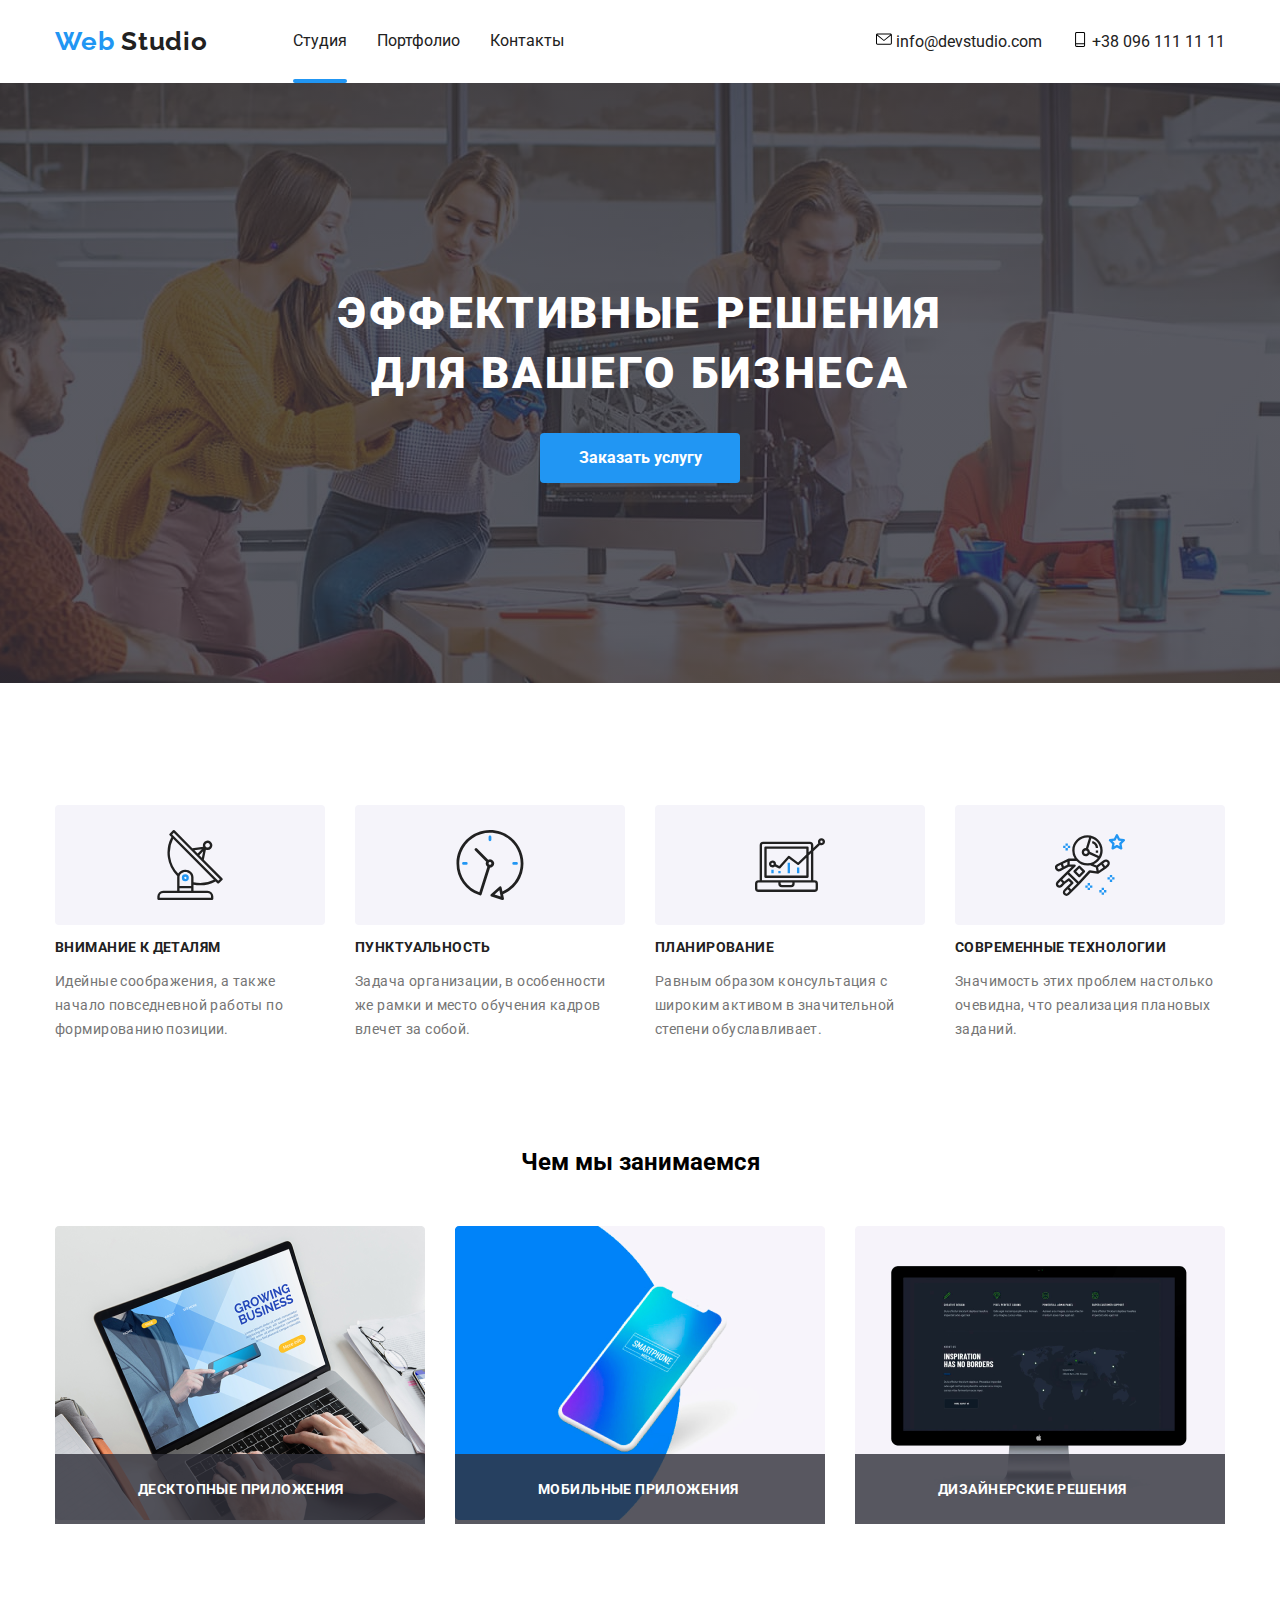
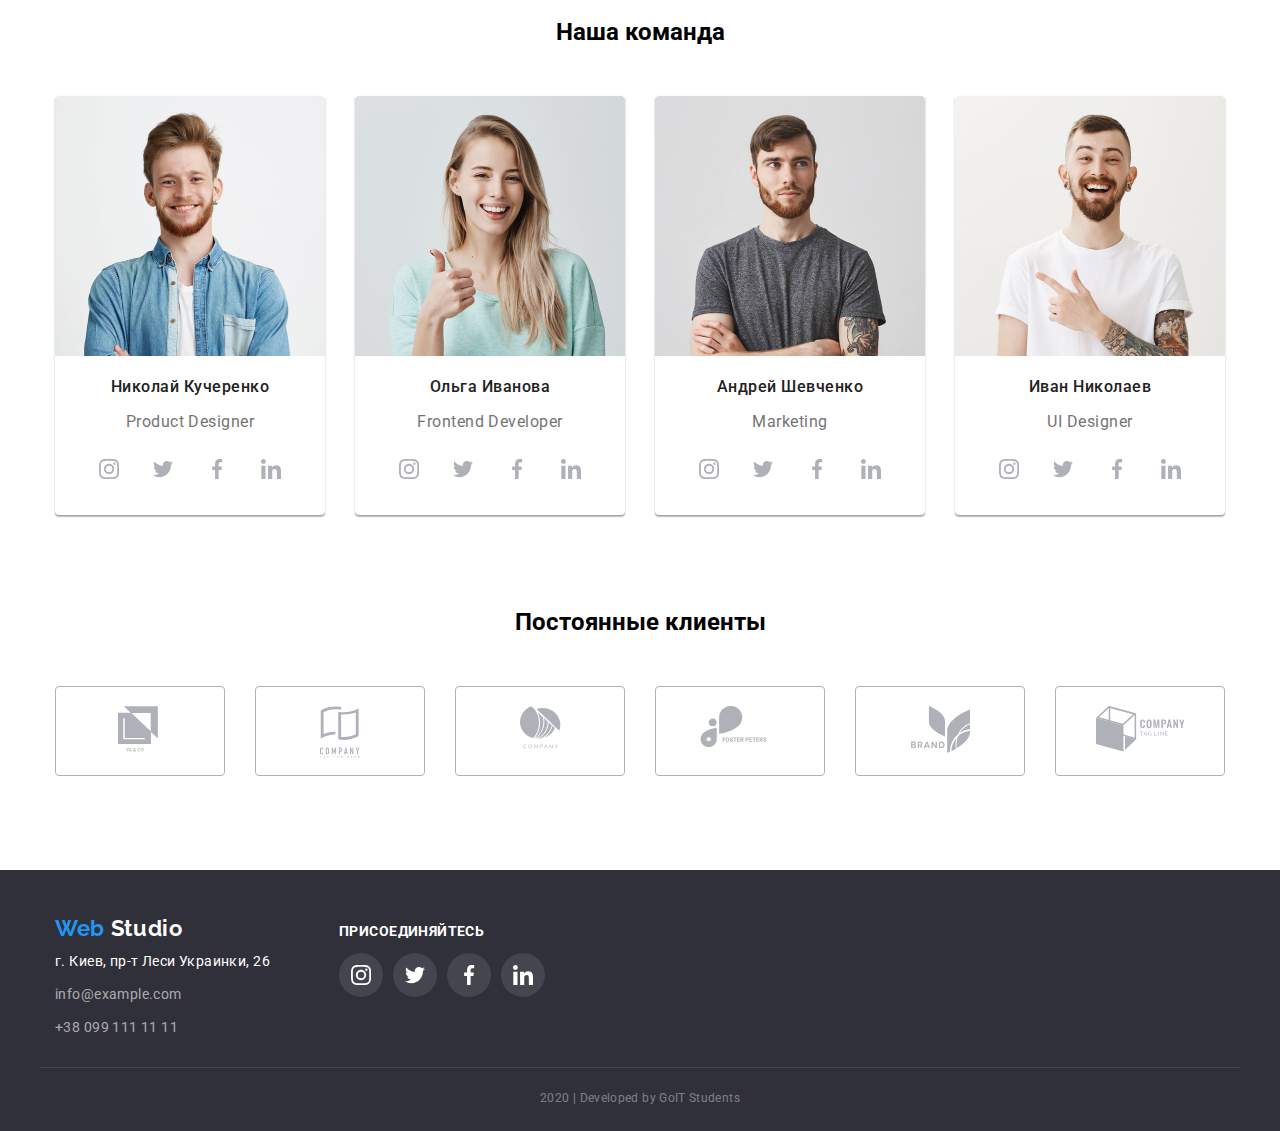
<file: index.html>
<!DOCTYPE html>
<html lang="en">
<head>
    <meta charset="UTF-8">
    <meta name="viewport" content="width=device-width, initial-scale=1.0">
    <title>web_studio.v.1</title>
    <link rel="stylesheet" href="https://cdnjs.cloudflare.com/ajax/libs/modern-normalize/0.6.0/modern-normalize.min.css">
    <link href="https://fonts.googleapis.com/css2?family=Raleway:wght@700&family=Roboto:wght@400;500;700&display=swap" rel="stylesheet">
    <link rel="stylesheet" href="./css/style.css">
</head>
<body class="page">
<!--шапка страницы-->
    <header class="content">
        <nav class="main-nav">
            <a class="logo" href="index.html">
            <p><span class="logo-color">Web</span> Studio</p>
            </a>

            <ul class="site-nav list">
                <li class="item active"> <a class="link" href="./index.html">Студия</a> </li>
                <li class="item"> <a class="link" href="./portfolio.html">Портфолио</a> </li>
                <li class="item"> <a class="link" href="">Контакты</a> </li>
            </ul>
            
            <address class="address-list">
                
                <ul class="list address-list">
                    <li class="item">
                        <a class="contacts link" href="mailto:info@devstudio.com">
                            <svg class="mail-icon"><use href="./img/symbol-defs2.svg#icon-mail"></use></svg>
                            info@devstudio.com</a>
                    </li>
                    <li class="item">
                        <a class="contacts link" href="tel:+380961111111">
                            <svg class="mail-icon"><use href="./img/symbol-defs2.svg#icon-phone"></use></svg>
                            +38 096 111 11 11</a>
                    </li>
                </ul>
            
            </address>
        
        
        </nav>  
    </header>
    <main>
        
            <!--герой-->
    <div class="hero-bgc">
        <section class="hero content">
            <h1 class="hero-title">Эффективные решения для вашего бизнеса</h1>
            <a class="button-link link" href="">Заказать услугу</a>
        </section>
    </div>    

            <!--Преимущества-->
            
        <section class="section-margin content">
            <h2 class="killer-margin">Наши преимущества</h2> <!--делаем не видимым в css, обозначает блок информации-->
            <ul class="advantages list">
                <li class="advantages-item"> 
                    <div class="pict_position">
                        <svg class="advantages-icon"><use href="./img/symbol-defs2.svg#icon-antena"></use></svg>
                    </div>
                    <h3 class="section-title">Внимание к деталям</h3> 
                    <p class="section-item">Идейные соображения, а также начало повседневной работы по формированию позиции.</p>   
                </li>

                <li class="advantages-item">
                    <div class="pict_position">
                        <svg class="advantages-icon"><use href="./img/symbol-defs2.svg#icon-clock"></use></svg>
                    </div>
                    <h3 class="section-title">Пунктуальность</h3>
                    <p class="section-item">Задача организации, в особенности же рамки и место обучения кадров влечет за собой.</p> 
                </li>

                <li class="advantages-item">
                    <div class="pict_position">
                        <svg class="advantages-icon"><use href="./img/symbol-defs2.svg#icon-diagram"></use></svg>
                    </div>
                    <h3 class="section-title">Планирование</h3> 
                    <p class="section-item">Равным образом консультация с широким активом в значительной степени обуславливает.</p>
                </li>

                <li class="advantages-item">
                    <div class="pict_position">
                        <svg class="advantages-icon"><use href="./img/symbol-defs2.svg#icon-astronaut"></use></svg>
                    </div>
                    <h3 class="section-title">Современные технологии</h3>
                    <p class="section-item">Значимость этих проблем настолько очевидна, что реализация плановых заданий.</p>  
                </li>
            </ul>
        </section>
         

            <!--Чем занимаемся-->
        <section class="section-margin content">
            <h2 class="h2-title">Чем мы занимаемся </h2>
            <ul class="work list">
                <li class="work-item">
                    <a class="work-img" href=""> <img src="./img/img1.png" alt="laptop">
                    <h3 class="work-title">Десктопные приложения</h3></a>
                </li>
                <li class="work-item"> 
                    <a class="work-img" href=""> <img src="./img/box.png" alt="smartphone"> 
                    <h3 class="work-title">Мобильные приложения</h3></li></a>
                <li class="work-item"> 
                    <a class="work-img" href=""> <img src="./img/img.png" alt="monitor"> 
                    <h3 class="work-title">Дизайнерские решения</h3></li></a>
            </ul>
        </section>
            

            <!--Наша команда-->
        <section class="content section-margin">
            <h2 class="h2-title">Наша команда</h2>
            <ul class="team list">
                <li class="team-item"> 
                    <img src="./img/img(0).png" alt="John Smith">
                    <h3 class="name">Николай Кучеренко</h3>
                    <p class="function">Product Designer</p> 
                    <!-- список пока не стилизуем, чтобы его было видно визуально -->
                        <ul class="social list">  
                            <li class="social-item"><a class="social-link" href="" aria-label="instagram">
                                <svg class="social-icon">
                                <use href="./img/symbol-defs2.svg#icon-instagram"></use>
                                </svg></a>
                            </li>
                            <li class="social-item"><a class="social-link" href="" aria-label="twitter">
                                <svg class="social-icon">
                                <use href="./img/symbol-defs2.svg#icon-twitter"></use>
                                </svg></a>
                            </li>
                            <li class="social-item"><a class="social-link" href="" aria-label="facebook">
                                <svg class="social-icon">
                                <use href="./img/symbol-defs2.svg#icon-facebook"></use>
                                </svg></a>
                            </li>
                            <li class="social-item"><a class="social-link" href="" aria-label="in">
                                <svg class="social-icon">
                                <use href="./img/symbol-defs2.svg#icon-linkedin"></use>
                                </svg></a>
                            </li>
                        </ul>
                        
                </li>
                
                
                <li class="team-item"> 
                    <img src="./img/img(1).png" alt="Marta Stewart">
                    <h3 class="name">Ольга Иванова</h3>
                    <p class="function">Frontend Developer</p> 
                    <!-- список пока не стилизуем, чтобы его было видно визуально -->
                    <ul class="social list">  
                        <li class="social-item"><a class="social-link" href="" aria-label="instagram">
                            <svg class="social-icon">
                            <use href="./img/symbol-defs2.svg#icon-instagram"></use>
                            </svg></a>
                        </li>
                        <li class="social-item"><a class="social-link" href="" aria-label="twitter">
                            <svg class="social-icon">
                            <use href="./img/symbol-defs2.svg#icon-twitter"></use>
                            </svg></a>
                        </li>
                        <li class="social-item"><a class="social-link" href="" aria-label="facebook">
                            <svg class="social-icon">
                            <use href="./img/symbol-defs2.svg#icon-facebook"></use>
                            </svg></a>
                        </li>
                        <li class="social-item"><a class="social-link" href="" aria-label="in">
                            <svg class="social-icon">
                            <use href="./img/symbol-defs2.svg#icon-linkedin"></use>
                            </svg></a>
                        </li>
                    </ul>
                </li>

                <li class="team-item"> 
                    <img src="./img/img(2).png" alt="Robert Jakis">
                    <h3 class="name">Андрей Шевченко</h3>
                    <p class="function">Marketing</p> 
                    <!-- список пока не стилизуем, чтобы его было видно визуально -->
                    <ul class="social list">  
                        <li class="social-item"><a class="social-link" href="" aria-label="instagram">
                            <svg class="social-icon">
                            <use href="./img/symbol-defs2.svg#icon-instagram"></use>
                            </svg></a>
                        </li>
                        <li class="social-item"><a class="social-link" href="" aria-label="twitter">
                            <svg class="social-icon">
                            <use href="./img/symbol-defs2.svg#icon-twitter"></use>
                            </svg></a>
                        </li>
                        <li class="social-item"><a class="social-link" href="" aria-label="facebook">
                            <svg class="social-icon">
                            <use href="./img/symbol-defs2.svg#icon-facebook"></use>
                            </svg></a>
                        </li>
                        <li class="social-item"><a class="social-link" href="" aria-label="in">
                            <svg class="social-icon">
                            <use href="./img/symbol-defs2.svg#icon-linkedin"></use>
                            </svg></a>
                        </li>
                    </ul>
                </li>

                <li class="team-item"> 
                    <img src="./img/img(3).png" alt="Martin Doe">
                    <h3 class="name">Иван Николаев</h3>
                    <p class="function">UI Designer</p> 
                    <!-- список пока не стилизуем, чтобы его было видно визуально -->
                    <ul class="social list">  
                        <li class="social-item"><a class="social-link" href="" aria-label="instagram">
                            <svg class="social-icon">
                            <use href="./img/symbol-defs2.svg#icon-instagram"></use>
                            </svg></a>
                        </li>
                        <li class="social-item"><a class="social-link" href="" aria-label="twitter">
                            <svg class="social-icon">
                            <use href="./img/symbol-defs2.svg#icon-twitter"></use>
                            </svg></a>
                        </li>
                        <li class="social-item"><a class="social-link" href="" aria-label="facebook">
                            <svg class="social-icon">
                            <use href="./img/symbol-defs2.svg#icon-facebook"></use>
                            </svg></a>
                        </li>
                        <li class="social-item"><a class="social-link" href="" aria-label="in">
                            <svg class="social-icon">
                            <use href="./img/symbol-defs2.svg#icon-linkedin"></use>
                            </svg></a>
                        </li>
                    </ul>
                </li>
            </ul>
        </section>
            
            <!--Постоянные клиенты-->
        <section class="content section-margin">
            <h2 class="h2-title">Постоянные клиенты</h2>
            <ul class="clients list">
                <li class="clients-item"><a class="clients-link" href=""><svg class="clients-icon1"><use href="./img/symbol-defs2.svg#icon-logo-1"></use></svg></a></li>
                <li class="clients-item"><a class="clients-link" href=""><svg class="clients-icon2"><use href="./img/symbol-defs2.svg#icon-logo-2"></use></svg></a></li>
                <li class="clients-item"><a class="clients-link" href=""><svg class="clients-icon3"><use href="./img/symbol-defs2.svg#icon-logo-3"></use></svg></a></li>
                <li class="clients-item"><a class="clients-link" href=""><svg class="clients-icon4"><use href="./img/symbol-defs2.svg#icon-logo-4"></use></svg></a></li>
                <li class="clients-item"><a class="clients-link" href=""><svg class="clients-icon5"><use href="./img/symbol-defs2.svg#icon-logo-5"></use></svg></a></li>
                <li class="clients-item"><a class="clients-link" href=""><svg class="clients-icon6"><use href="./img/symbol-defs2.svg#icon-logo-6"></use></svg></a></li>
            </ul>
        </section>
            
        
    </main>

        <!--Подвал-->
    <footer class="section-margin footer">
        <div class="content footer-contacts">
            <div class="column-one">
                <a class="footer-logo" href="index.html">
                    <p class="logo-margin"><span class="logo-color">Web</span> Studio</p>
                </a>
                <address class="footer-address tel-mail">
                    <p class="footer-address-item">г. Киев, пр-т Леси Украинки, 26</p>
                    <a class="link tel-mail-link" href="mailto:info@example.com" >info@example.com</a>
                    <a class="link tel-mail-link" href="tel:+380991111111">+38 099 111 11 11</a>
                </address>
            
            </div>
            <div class="column-two"> 
                <p class="connecting">присоединяйтесь</p>
                <ul class="social list">  
                    <li class="social-item"><a class="social-link" href="" aria-label="instagram">
                        <svg class="social-icon">
                        <use href="./img/symbol-defs2.svg#icon-instagram"></use>
                        </svg></a>
                    </li>
                    <li class="social-item"><a class="social-link" href="" aria-label="twitter">
                        <svg class="social-icon">
                        <use href="./img/symbol-defs2.svg#icon-twitter"></use>
                        </svg></a>
                    </li>
                    <li class="social-item"><a class="social-link" href="" aria-label="facebook">
                        <svg class="social-icon">
                        <use href="./img/symbol-defs2.svg#icon-facebook"></use>
                        </svg></a>
                    </li>
                    <li class="social-item"><a class="social-link" href="" aria-label="in">
                        <svg class="social-icon">
                        <use href="./img/symbol-defs2.svg#icon-linkedin"></use>
                        </svg></a>
                    </li>
                </ul>
            </div>       
        </div>       
              <div class="content dev_border"><p class="developed">2020 | Developed by GoIT Students </p></div>
      
    </footer>
</body>
</html>
</file>
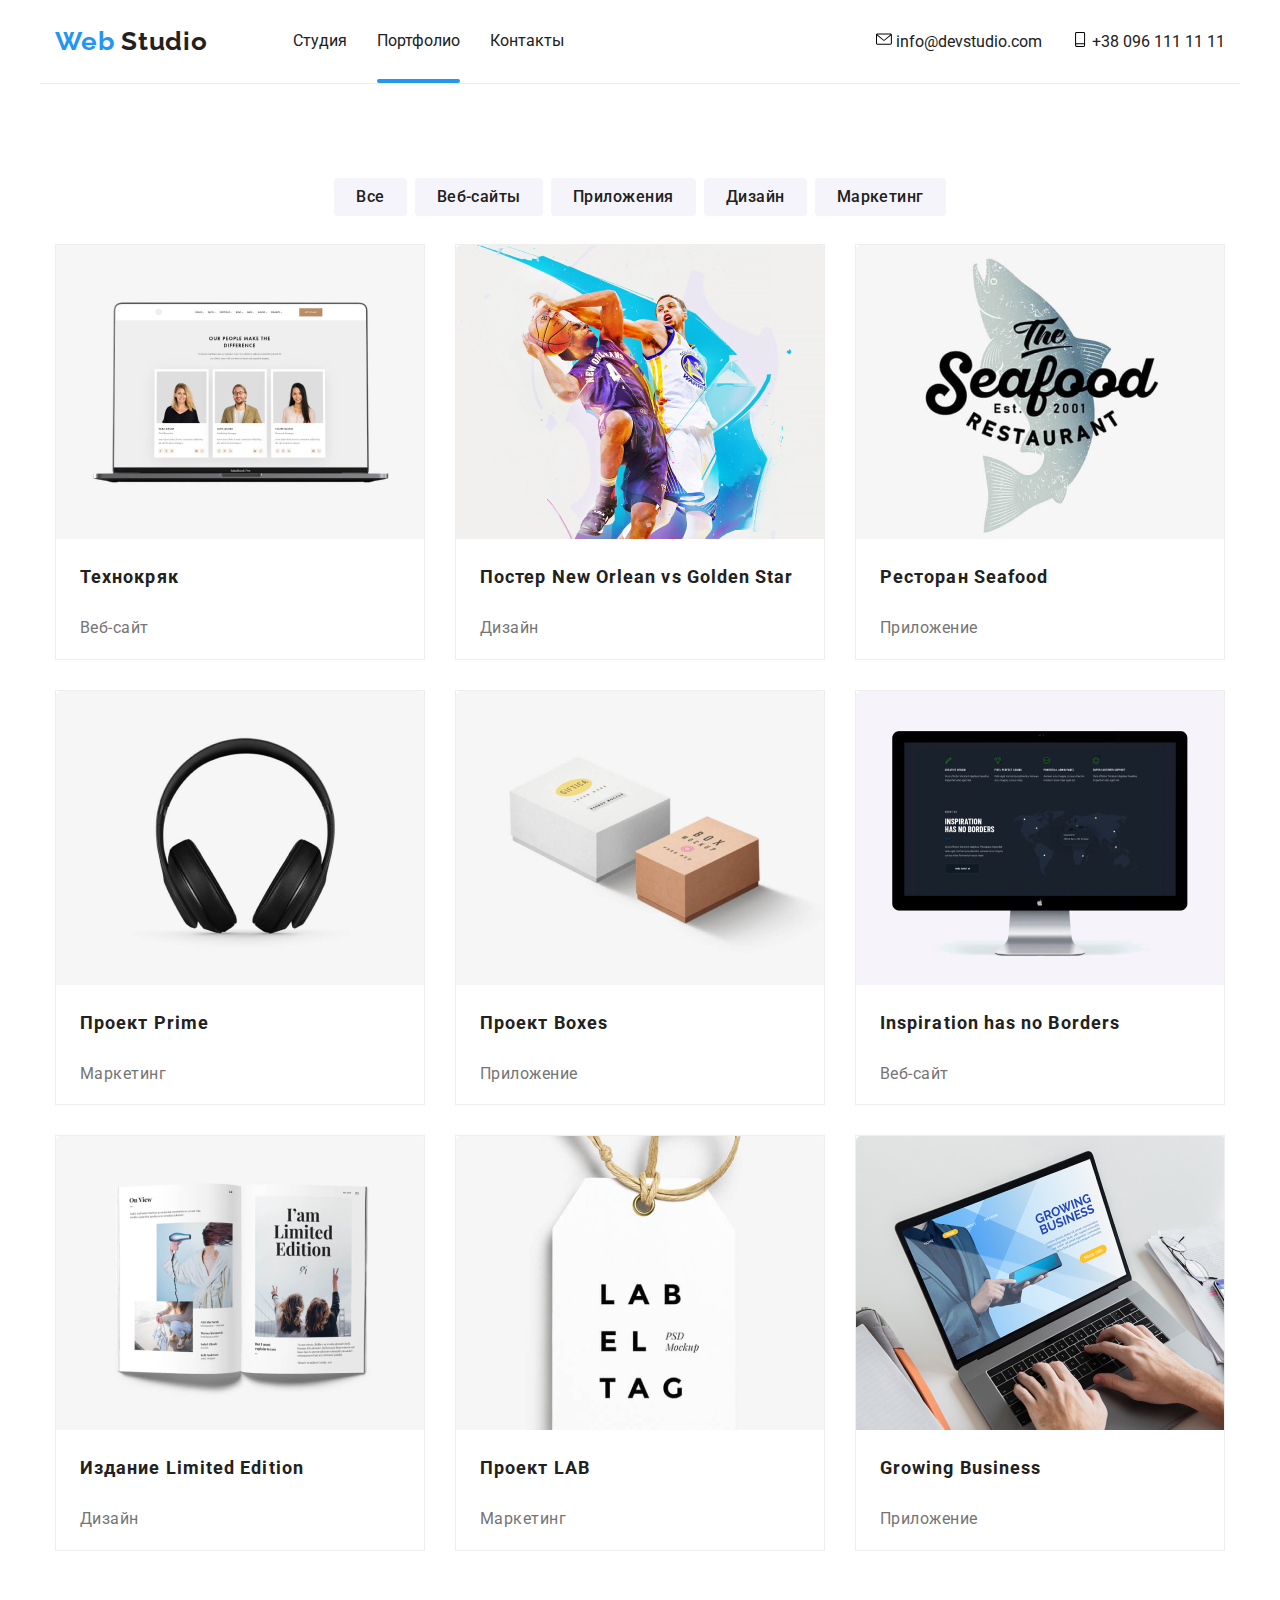
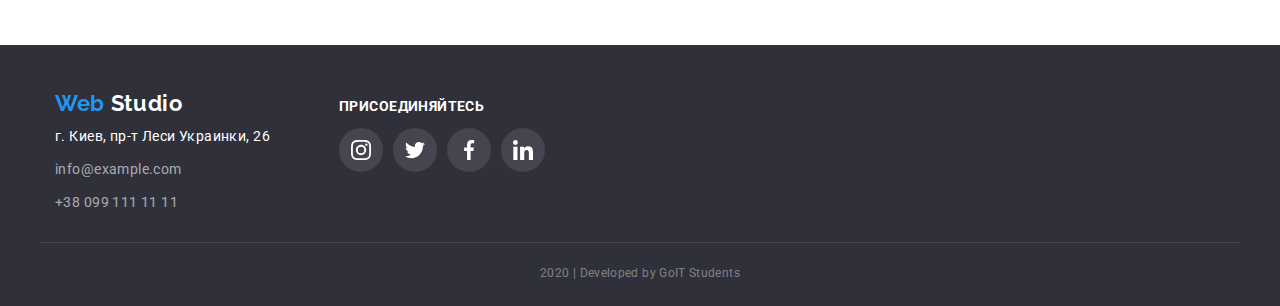
<file: portfolio.html>
<!DOCTYPE html>
<html lang="en">
<head>
    <meta charset="UTF-8">
    <meta name="viewport" content="width=device-width, initial-scale=1.0">
    <title>web_studio.v.2</title>
    <link rel="stylesheet" href="https://cdnjs.cloudflare.com/ajax/libs/modern-normalize/0.6.0/modern-normalize.min.css">
    <link href="https://fonts.googleapis.com/css2?family=Raleway:wght@700&family=Roboto:wght@400;500;700&display=swap" rel="stylesheet">
    <link rel="stylesheet" href="./css/style.css">
</head>
<body class="page">

    <h1 class="killer-margin dn">portfolio</h1> <!--сделать невидимым, заголовок страницы-->
    <header class=" border content">
        <nav class="main-nav">
            <a class="logo" href="index.html">
                <p><span class="logo-color">Web</span> Studio</p>
            </a>

            <ul class="site-nav list">
                <li class="item"> <a class="link" href="./index.html">Студия</a> </li>
                <li class="item active"> <a class="link" href="./portfolio.html">Портфолио</a> </li>
                <li class="item"> <a class="link" href="">Контакты</a> </li>
            </ul>
            <address class="address-list">
                <ul class="list address-list">
                    <li class="item">
                        <a class="contacts link" href="mailto:info@devstudio.com">
                            <svg class="mail-icon"><use href="./img/symbol-defs2.svg#icon-mail"></use></svg>
                            info@devstudio.com</a>
                    </li>
                    <li class="item">
                        <a class="contacts link" href="tel:+380961111111">
                            <svg class="mail-icon"><use href="./img/symbol-defs2.svg#icon-phone"></use></svg>
                            +38 096 111 11 11</a>
                    </li>
                </ul>
            </address>
        
        </nav>  
    </header>

    <main>
        <!--блок ссылок 1-->
        <section class="content section-margin">
            <h2 class="dn">блок ссылок 1</h2> <!--сделать невидимым-->
            <ul class="list portfolio-nav">
                <li class="p-nav-item"> <button class="button" type="button">Все</button> 
                <li class="p-nav-item"> <button class="button" type="button">Веб-сайты</button>                   
                <li class="p-nav-item"> <button class="button" type="button">Приложения</button>                   
                <li class="p-nav-item"> <button class="button" type="button">Дизайн</button>                   
                <li class="p-nav-item"> <button class="button" type="button">Маркетинг</button>                   
            </ul>
        </section>

        <section class="content projects">
            <h2 class="killer-margin">блок ссылок 2</h2>
            <ul class="list projects">
                <li class="card">
                    <a class="card-link link" href="">
                        <div class="projects-modal">
                            <img src="./img/img_hw2/tehno.jpg" alt="Технокряк">
                            <p class="card-text">Технокряк это современная площадка распространения коронавируса.
                            Компании используют эту платформу для цифрового шпионажа и атак
                            на защищённые сервера конкурентов</p>
                        </div>
                        <h3 class="projects-title">Технокряк</h3>
                        <p class="projects-item">Веб-сайт</p>
                
                    </a>
                                     
                </li>
                <li class="card">
                    <a class="card-link link" href="">
                        <div class="projects-modal">
                        <img src="./img/img_hw2/img.jpg" alt="Баскетбол">
                        <p class="card-text">Технокряк это современная площадка распространения коронавируса.
                            Компании используют эту платформу для цифрового шпионажа и атак
                            на защищённые сервера конкурентов</p> </div>
                        <h3 class="projects-title">Постер New Orlean vs Golden Star</h3>
                        <p class="projects-item">Дизайн</p>
                        
                    </a>
                </li>
                <li class="card">
                    <a class="card-link link" href="">
                        <div class="projects-modal">
                            <img src="./img/img_hw2/img1.jpg" alt="Ресторан_Seafood">
                            <p class="card-text">Технокряк это современная площадка распространения коронавируса.
                            Компании используют эту платформу для цифрового шпионажа и атак
                            на защищённые сервера конкурентов</p> 
                        </div>
                        <h3 class="projects-title">Ресторан Seafood</h3>
                        <p class="projects-item">Приложение</p>    
                    </a>
                </li>

                <li class="card">
                    <a class="card-link link" href="">
                        <div class="projects-modal">
                            <img src="./img/img_hw2/img2.jpg" alt="Наушники">
                            <p class="card-text">Технокряк это современная площадка распространения коронавируса.
                            Компании используют эту платформу для цифрового шпионажа и атак
                            на защищённые сервера конкурентов</p> 
                        </div>
                        <h3 class="projects-title">Проект Prime</h3>
                        <p class="projects-item">Маркетинг</p>
                    </a>
                </li>

                <li class="card">
                    <a class="card-link link" href="">
                        <div class="projects-modal">
                            <img src="./img/img_hw2/img3.jpg" alt="Коробки">
                            <p class="card-text">Технокряк это современная площадка распространения коронавируса.
                            Компании используют эту платформу для цифрового шпионажа и атак
                            на защищённые сервера конкурентов</p> 
                        </div>
                        <h3 class="projects-title">Проект Boxes</h3>
                        <p class="projects-item">Приложение</p>
                    </a>
                </li>

                <li class="card">
                    <a class="card-link link" href="">
                        <div class="projects-modal">
                        <img src="./img/img_hw2/img4.jpg" alt="Монитор">
                        <p class="card-text">Технокряк это современная площадка распространения коронавируса.
                            Компании используют эту платформу для цифрового шпионажа и атак
                            на защищённые сервера конкурентов</p> 
                        </div>
                        <h3 class="projects-title">Inspiration has no Borders</h3>
                        <p class="projects-item">Веб-сайт</p>
                    </a>
                </li>

                <li class="card">
                    <a class="card-link link" href="">
                        <div class="projects-modal">
                            <img src="./img/img_hw2/img5.jpg" alt="Журнал">
                            <p class="card-text">Технокряк это современная площадка распространения коронавируса.
                            Компании используют эту платформу для цифрового шпионажа и атак
                            на защищённые сервера конкурентов</p> 
                        </div>
                        <h3 class="projects-title">Издание Limited Edition</h3>
                        <p class="projects-item">Дизайн</p>
                    </a>
                </li>

                <li class="card">
                    <a class="card-link link" href="">
                        <div class="projects-modal">
                            <img src="./img/img_hw2/img6.jpg" alt="Лейба">
                            <p class="card-text">Технокряк это современная площадка распространения коронавируса.
                            Компании используют эту платформу для цифрового шпионажа и атак
                            на защищённые сервера конкурентов</p> 
                        </div>
                        <h3 class="projects-title">Проект LAB</h3>
                        <p class="projects-item">Маркетинг</p>
                    </a>
                </li>
                <li class="card">
                    <a class="card-link link" href="">
                        <div class="projects-modal">
                            <img src="./img/img_hw2/img7.jpg" alt="Ноутбук">
                            <p class="card-text">Технокряк это современная площадка распространения коронавируса.
                            Компании используют эту платформу для цифрового шпионажа и атак
                            на защищённые сервера конкурентов</p> 
                        </div>
                        <h3 class="projects-title">Growing Business</h3>
                        <p class="projects-item">Приложение</p>
                    </a>
                </li>
                
            </ul>
        </section>
    </main>

    <footer class="section-margin footer">
        <div class="content footer-contacts">
            <div class="column-one">
                <a class="footer-logo" href="index.html">
                    <p class="logo-margin"><span class="logo-color">Web</span> Studio</p>
                </a>
                <address class="footer-address tel-mail">
                    <p class="footer-address-item">г. Киев, пр-т Леси Украинки, 26</p>
                    <a class="link tel-mail-link" href="mailto:info@example.com" >info@example.com</a>
                    <a class="link tel-mail-link" href="tel:+380991111111">+38 099 111 11 11</a>
                </address>
            
            </div>
            <div class="column-two"> 
                <p class="connecting">присоединяйтесь</p>
                <ul class="social list">  
                    <li class="social-item"><a class="social-link" href="" aria-label="instagram">
                        <svg class="social-icon">
                        <use href="./img/symbol-defs2.svg#icon-instagram"></use>
                        </svg></a>
                    </li>
                    <li class="social-item"><a class="social-link" href="" aria-label="twitter">
                        <svg class="social-icon">
                        <use href="./img/symbol-defs2.svg#icon-twitter"></use>
                        </svg></a>
                    </li>
                    <li class="social-item"><a class="social-link" href="" aria-label="facebook">
                        <svg class="social-icon">
                        <use href="./img/symbol-defs2.svg#icon-facebook"></use>
                        </svg></a>
                    </li>
                    <li class="social-item"><a class="social-link" href="" aria-label="in">
                        <svg class="social-icon">
                        <use href="./img/symbol-defs2.svg#icon-linkedin"></use>
                        </svg></a>
                    </li>
                </ul>
            </div>       
        </div>       
        <div class="content dev_border"><p class="developed">2020 | Developed by GoIT Students </p></div>
      
    </footer>
</body>
</html>
</file>
<file: css/style.css>
/* задаем стандартные цвета */
:root {
--primary-text-color: #212121;
--title-text-color: #757575;
--accent-color: #2196F3;
--white-color: #fff;
}
/* задаем цвет страницы базовый */
.page {
    background-color: #fff;
    font-family: 'Roboto', sans-serif;
    box-sizing: border-box;
}
.list {
    list-style: none;
    padding: 0;
    margin: 0;
    
}

.address-list {
    display: flex;
    margin-left: auto;
}



/* стилизуем логотип */
.logo {
    font-family: Raleway;
    font-weight: bold;
    font-size: 26px;
    line-height: 31px;
    letter-spacing: 0.03em;
    text-decoration: none;
    color: var(--primary-text-color);
}
.logo-portfolio {
    font-family: Raleway;
    font-weight: bold;
    font-size: 26px;
    line-height: 31px;
    letter-spacing: 0.03em;
    text-shadow:0px 4px 4px rgba(0, 0, 0, 0.25), 0px 4px 4px rgba(0, 0, 0, 0.25), 0px 4px 4px rgba(0, 0, 0, 0.25), 0px 4px 4px rgba(0, 0, 0, 0.25);
    color: var(--primary-text-color);
}

.logo-color {
    color: var(--accent-color);
}

.border {
    border-bottom: 1px solid #ECECEC;
}

/* стилизуем навигацию и контакты */
.site-nav {
    font-family: 'Roboto', sans-serif;
    display: flex;
    margin-left: 85px;
}
.site-nav .item {
    margin-left: auto;
    position: relative;
        
}

.active ::after {
content: '';
position: absolute;
bottom: 0;
left: 0;
height: 4px;
width: 100%;
background-color: var(--accent-color);
border-radius: 4px;
}

.site-nav .item:not(:last-child) {
    margin-right: 50px;
}
.site-nav .link {
    display: block;
    color: var(--primary-text-color);
    font-family: 'Roboto', sans-serif;
    padding-top: 32px;
    padding-bottom: 32px;
    
}

.list .item:not(:last-child) {
margin-right: 30px;
}

.main-nav {
    display: flex;
    align-items: center;  
}

.link {
    text-decoration: none;
   
}
.site-nav .link {
    transition-property: color;
    transition-duration: 250ms;
    transition-timing-function: cubic-bezier(0.4, 0, 0.2, 1);
}

.site-nav .link:hover, .site-nav .link:focus {
    color: var(--accent-color);
}

.mail-icon {
    width: 16px;
    height: 15px;
    transition: fill 250ms cubic-bezier(0.4, 0, 0.2, 1);

}

.contacts {
    
    color: var(--primary-text-color);
    font-style: normal;
    transition: color 250ms cubic-bezier(0.4, 0, 0.2, 1);
}
.contacts:hover, .contacts :focus {
    color: var(--accent-color);
    fill: var(--accent-color);
}

.contacts:hover svg, .contacts:focus svg {
    fill: var(--accent-color);
}

.hero {
    width: 600px;
    padding: 200px 0px;
       
}
.hero-bgc {
    max-width: 1600px;
    max-height: 600px;
    margin-left: auto;
    margin-right: auto;
    background-repeat: no-repeat;
    background-position: center;
    background-image: linear-gradient(rgba(47, 48, 58, 0.8), rgba(47, 48, 58, 0.8)
    ), url(../img/hw4/hero.jpg);  
     
}


.hero-title {
    font-family: Roboto;
    font-weight: 900;
    font-size: 44px;
    line-height: 60px;
    text-align: center;
    letter-spacing: 0.06em;
    text-transform: uppercase;
    max-width: 696px;
    margin-left: auto;
    margin-right: auto;
    margin-bottom: 30px;
    margin-top: 0px;
    color: var(--white-color);
    

}
.button-link {
    display: block;
    font-family: Roboto;
    font-weight: bold;
    font-size: 16px;
    line-height: 30px;
    text-align: center;
    margin-left: auto;
    margin-right: auto;
    width: 200px;
    color: var(--white-color);
    background-color:var(--accent-color);
    border-radius: 4px;
    padding: 10px 32px;
}

.button {
    font-family: Roboto;
    font-style: normal;
    font-weight: 500;
    font-size: 16px;
    line-height: 26px;
    text-align: center;
    letter-spacing: 0.03em;
    color: var(--primary-text-color);
    background-color: #F5F4FA;
    border-radius: 4px;
    border: transparent;
    padding: 6px 22px;
    height: 38px;
    transition: all 250ms cubic-bezier(0.4, 0, 0.2, 1);
}
.button:hover {
    background-color: var(--accent-color);
    color: white;
}


.advantages {
    display: flex;
}

.advantages-item:not(:last-child) {
    margin-right: 30px;

}

.advantages-icon {
    width: 70px;
    height: 70px;
}

.work {
    display: flex;
}
.work-item:not(:last-child) {
margin-right: 30px;
}

.team {
    display: flex;
}

.team-item:not(:last-child) {
margin-right: 30px;
}

.team-item {
    box-shadow: 0px 2px 1px rgba(0, 0, 0, 0.2), 0px 1px 1px rgba(0, 0, 0, 0.14), 0px 1px 3px rgba(0, 0, 0, 0.12);
border-radius: 0px 0px 4px 4px;
}

.social {
    display: flex;
    justify-content: center;
}

.social-item {
    margin-bottom: 24px;
    width: 44px;
    height: 44px;
    
    
    
}
.social-link:hover, .social-link :focus {
    background-color: var(--accent-color);
    border-radius: 100px;
}

.social-link:hover svg, .social-link:focus svg {
    fill: #fff;
    }

.social-item + .social-item {
    margin-left: 10px;
}

 .social-link {
    display: block;
     width: 44px; 
     height: 44px; 
     padding: 12px;
    margin-bottom: 24px;
    border-radius: 100px;
    transition-property: background-color;
    transition-duration: 250ms;
    transition-timing-function: cubic-bezier(0.4, 0, 0.2, 1);
} 

.social-icon {
    width: 20px;
    height: 20px;
    fill: #AFB1B8;
    transition: fill 250ms cubic-bezier(0.4, 0, 0.2, 1);
     
}



.clients-icon1 {
    width: 44px;
    height: 49px;
    fill: #AFB1B8;
    transition: fill 250ms cubic-bezier(0.4, 0, 0.2, 1);
    }
 
.clients-icon2 {
    width: 40px;
    height: 52px;
    fill: #AFB1B8;
    transition: fill 250ms cubic-bezier(0.4, 0, 0.2, 1);
    }

.clients-icon3 {
    width: 41px;
    height: 43px;
    fill: #AFB1B8;
    transition: fill 250ms cubic-bezier(0.4, 0, 0.2, 1);
    }

.clients-icon4 {
    width: 80px;
    height: 42px;
    fill: #AFB1B8;
    transition: fill 250ms cubic-bezier(0.4, 0, 0.2, 1);
    }

.clients-icon5 {
    width: 59px;
    height: 47px;
    fill: #AFB1B8;
    transition: fill 250ms cubic-bezier(0.4, 0, 0.2, 1);
    }

.clients-icon6 {
    width: 89px;
    height: 46px;
    fill: #AFB1B8;
    transition: fill 250ms cubic-bezier(0.4, 0, 0.2, 1);
    }

    
.clients {
    display: flex;
    justify-content: space-between;
}

.clients-item {
    width: 170px;
    height: 90px;
      
}

.clients-link {
    display: inline-block;
    width: 170px;
    height: 90px;
    border-radius: 4px;
    border: solid #AFB1B8;
    border-width: 1px;
    text-align: center;
    padding: 19px 0px;
    transition: all 250ms cubic-bezier(0.4, 0, 0.2, 1);

}

.clients-link:hover svg, .clients-link:focus svg {
    fill: var(--accent-color);
    
}

.clients-link:hover, .clients-link:focus {
    border-color: var(--accent-color);
}
    

.footer .social-icon {
    fill: white;
}
.footer .social-item {
    background-color: rgba(255, 255, 255, 0.1);
    border-radius: 100px;
}
.footer .social-item:hover, .social-item:focus {
    background-color: var(--accent-color);
}

.section-title {
    font-family: Roboto;
    font-weight: bold;
    font-size: 14px;
    line-height: 16px;
    letter-spacing: 0.03em;
    text-transform: uppercase;
    color: var(--primary-text-color);
}
.section-item {
    font-family: Roboto;
    font-weight: normal;
    font-size: 14px;
    line-height: 24px;
    letter-spacing: 0.03em;
    color: var(--title-text-color);
    text-align: left;
    width: 270px;
}
.work-title {
    font-family: Roboto;
    font-weight: bold;
    font-size: 14px;
    line-height: 16px;
    letter-spacing: 0.03em;
    text-transform: uppercase;
    color: var(--white-color);
    position: absolute;
    margin-top: 0;
    margin-bottom: 0;
    bottom: 27px;
    left: 83px;
  
     
}

.work-img {
    position: relative;
}

.work-img::before {
    content: '';
    position: absolute;
    bottom: 0;
    left: 0;
    width: 370px;
    height: 70px;
    background-color: rgba(47, 48, 58, 0.8);
    
}

.work-item {
    position: relative;
}

.section-margin {
    margin-top: 94px;
}

.pict_position {
    width: 270px;
    height: 120px;
    padding: 25px 100px;
    background-color: #F5F4FA;
    border-radius: 4px;
}

.h2-title {     
    text-align: center;
    margin-bottom: 50px;
    margin-top: 0px;
}


.name {
    font-family: Roboto;
    font-weight: 500;
    font-size: 16px;
    line-height: 19px;
    text-align: center;
    letter-spacing: 0.03em;
    color: var(--primary-text-color);
}
.function {
    font-family: Roboto;
    font-weight: normal;
    font-size: 16px;
    line-height: 19px;
    text-align: center;
    letter-spacing: 0.03em;
    color: var(--title-text-color);
}


.footer-logo {
    font-size: 22px;
    line-height: 26px;
    font-family: Raleway;
    font-weight: bold;
    letter-spacing: 0.03em;
    text-decoration: none;
    color:var(--white-color);
    
}


.footer-address {
    font-family: Roboto;
    font-style: normal;
    font-weight: normal;
    font-size: 14px;
    line-height: 24px;
    letter-spacing: 0.03em;
    color: var(--white-color);
    }

.footer-address-item {
    margin-top: 8px;
    margin-bottom: 0;
}

.logo-margin {
    margin-bottom: 0;
    margin-top: 45px;
}

.tel-mail-link {
    margin-top: 9px;
}

.column-one {
    margin-right: 69px;
}




.connecting {
    font-family: Roboto;
    font-style: normal;
    font-weight: bold;
    font-size: 14px;
    line-height: 16px;
    letter-spacing: 0.03em;
    text-transform: uppercase;
    color: var(--white-color);
    
}
.developed {
    font-family: Roboto;
    font-style: normal;
    font-weight: normal;
    font-size: 12px;
    line-height: 24px;
    text-align: center;
    letter-spacing: 0.03em;
    color: rgba(255, 255, 255, 0.4);
    margin-top: 0;
    margin-bottom: 0;
    
}

.dev_border {
    border-top: 1px solid rgba(255, 255, 255, 0.1);
    padding-top: 18px;
}



.content {
width: 1200px;
padding-left: 15px;
padding-right: 15px;
margin-right: auto;
margin-left: auto;
}

.footer {
    background-color: #2F303A;
    padding-bottom: 21px;
}

.footer-address .link {
color: rgba(255, 255, 255, 0.6);
}

.column {
    width: 231px;
    text-align: left;
}

.footer-contacts {
    display: flex;
    justify-content: start;
    align-items: baseline;
    margin-bottom: 28px;
}
.tel-mail {
    display: flex;
    flex-direction: column;
    justify-content: baseline;
}

.killer-margin {
    margin-top: 0;
    margin-bottom: 0;
    color: transparent;
}

.portfolio-nav {
    display: flex;
    justify-content: center;
    
}

.p-nav-item + .p-nav-item {
    margin-left: 8px;
}

.projects {
    display: flex;
    flex-wrap: wrap;
}

.card {
    
    width: calc((100% - 60px) / 3);
    margin-right: 30px;
    border: 1px solid #EEEEEE;
    margin-bottom: 30px;
    display: block;
     
}

.card:hover, .card:focus {
    box-shadow: 0px 1px 4px rgba(0, 0, 0, 0.16), 0px 0px 4px rgba(0, 0, 0, 0.06), 0px 0px 4px rgba(0, 0, 0, 0.25);
    border-radius: 0px 6px 4px 4px;
}

.card-link {
    display: block;
    position: relative;
    
}

.card:nth-child(3n) {
    margin-right: 0;
}
.card:nth-last-child(-n + 3) {
    margin-bottom: 0;
}
.card-text {
    position: absolute;
    font-size: 18px;
    line-height: 1.55;
    color: var(--white-color);
    background: rgba(33, 150, 243, 0.9);
    padding-left: 24px;
    padding-right: 24px;
    padding-top: 63px;
    padding-bottom: 63px;
    height: 100%;
    width: 100%;
    margin: 0;
    top: 100%;
    /* left: 0; */
    /* display: block; */
    opacity: 0;
    transition: all 250ms cubic-bezier(0.4, 0, 0.2, 1);
    
}

.projects-modal:hover .card-text {
    transform: translateY(-100%) translateX(0);
    opacity: 1;
}

.card-link img {
    display: block;
}

.projects-modal {
    position: relative;
    overflow: hidden;
}

.projects-title {
    font-family: Roboto;
    font-style: normal;
    font-weight: bold;
    font-size: 18px;
    line-height: 2;
    letter-spacing: 0.06em;
    color: var(--primary-text-color);
    margin-top: 20px;
    text-align: left;
    padding-left: 24px;
    padding-right: 24px;

}
.projects-item {
    font-family: Roboto;
    font-style: normal;
    font-weight: normal;
    font-size: 16px;
    line-height: 1.87;
    letter-spacing: 0.03em;
    color: var(--title-text-color);
    /* margin-top: 4px; */
    /* margin-bottom: 20px; */
    padding-left: 24px;
    padding-right: 24px;
}

.dn{
    display: none;
}
</file>
